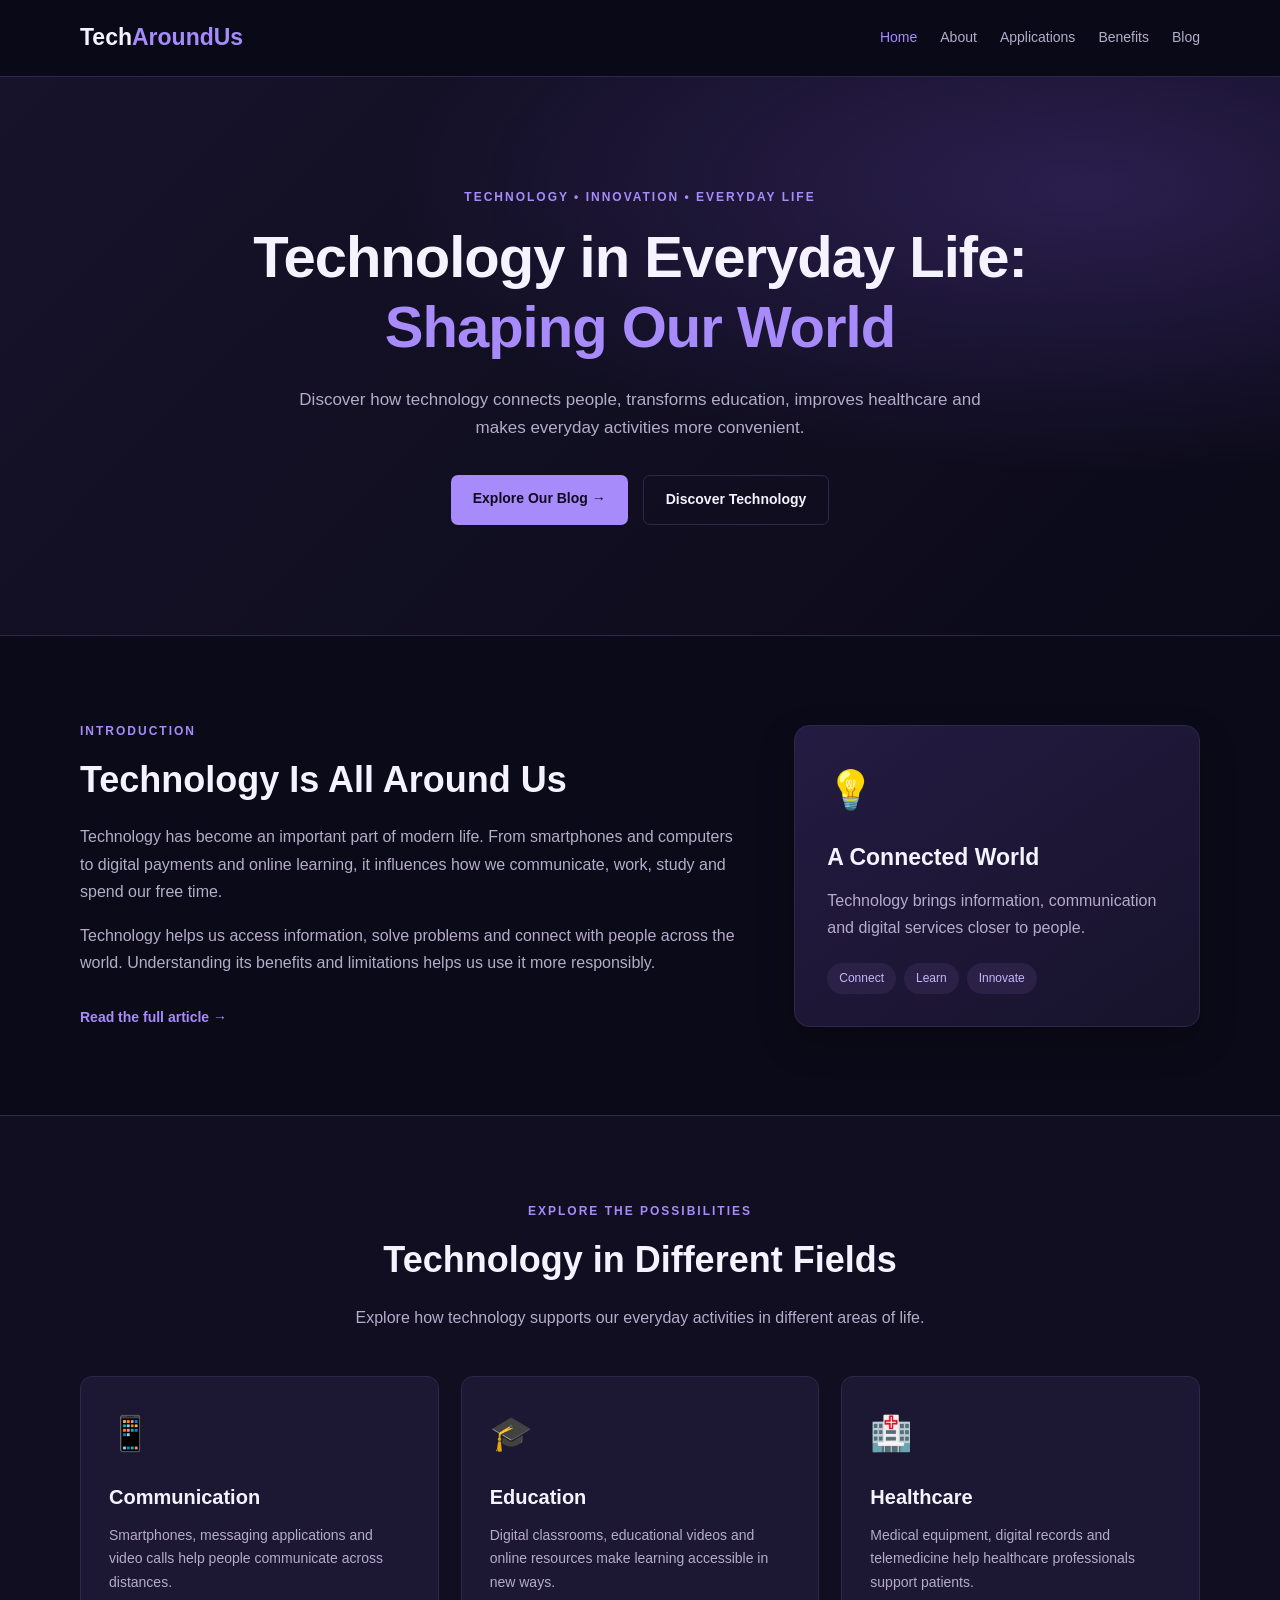
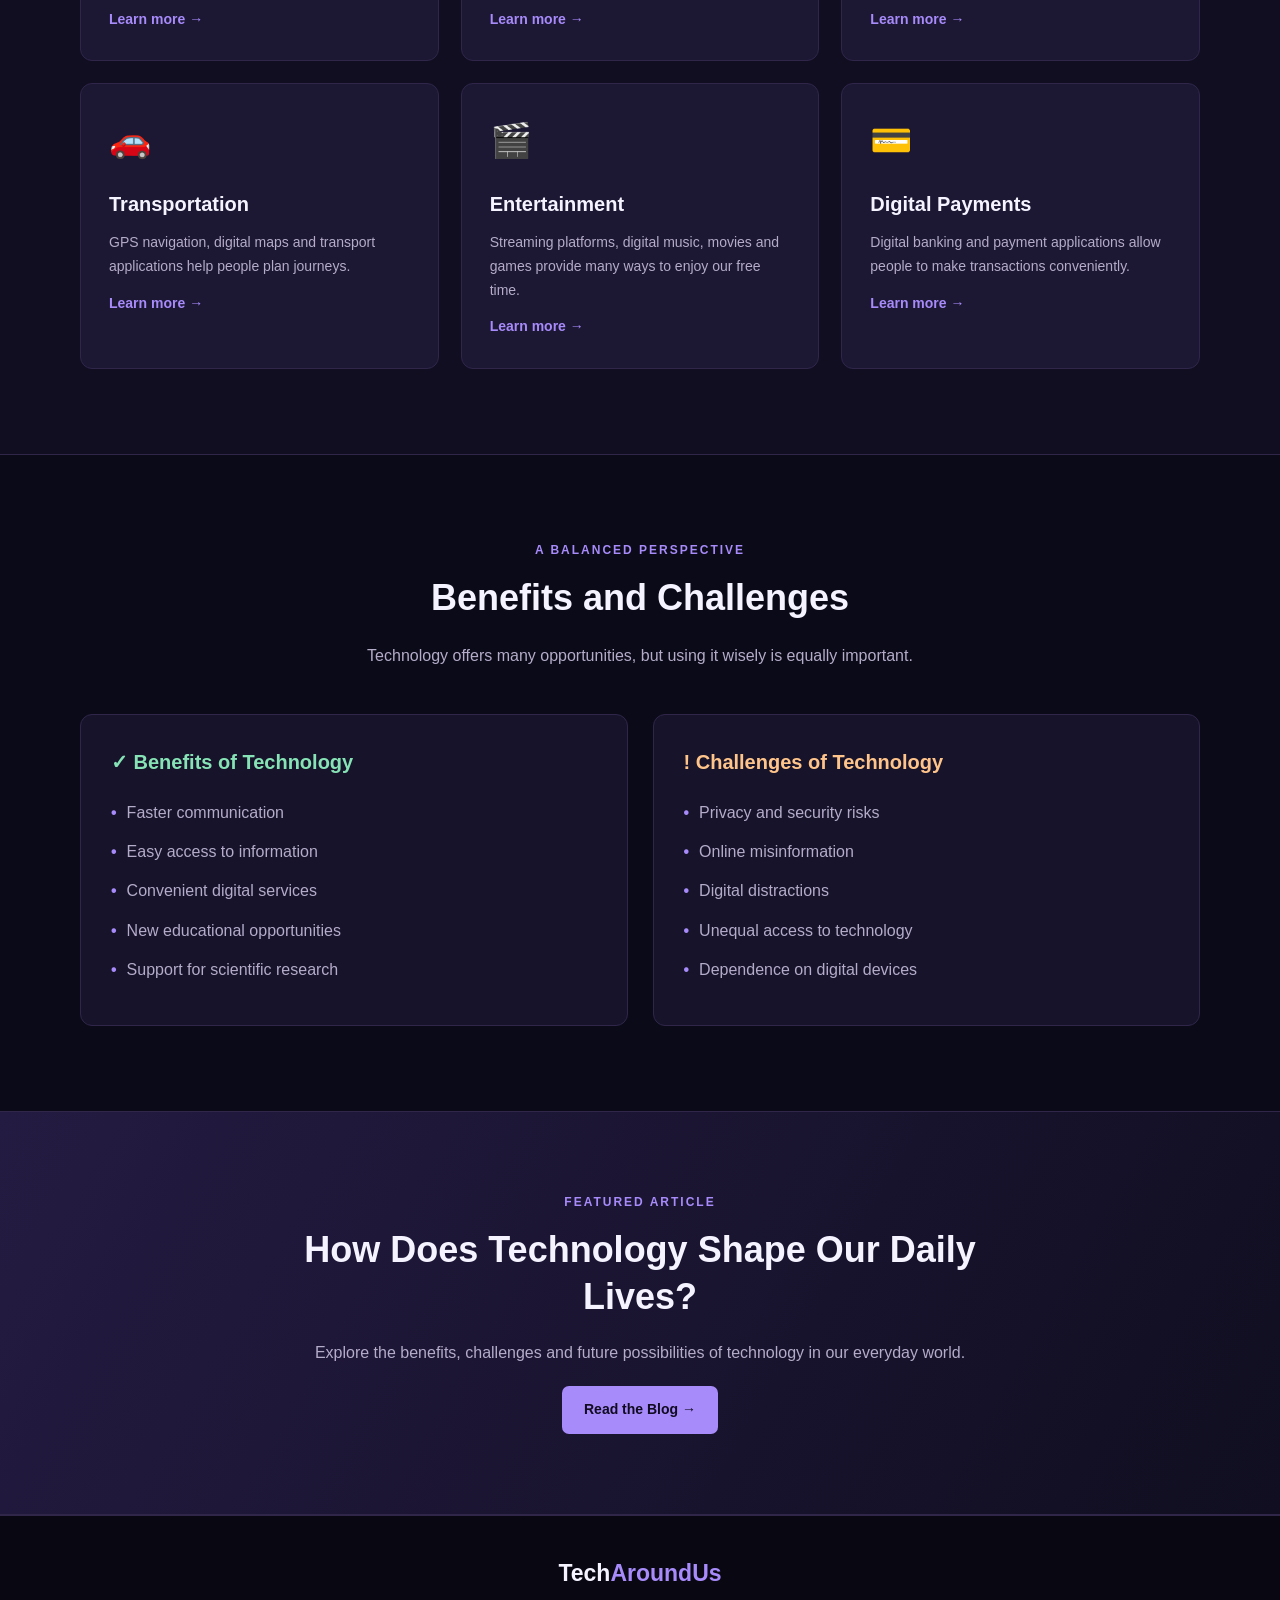
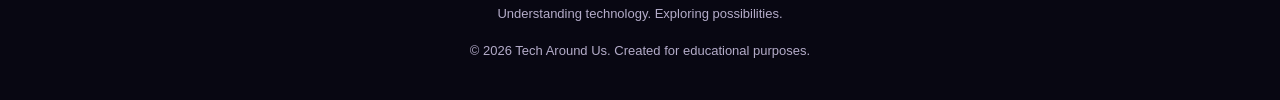
<file: index.html>
<!DOCTYPE html><html lang="en">
<head>
    <meta charset="UTF-8">
    <meta name="viewport" content="width=device-width, initial-scale=1.0"><meta name="description" content="Discover how technology influences communication, education, healthcare, transportation and everyday life.">

<title>Tech Around Us | Technology in Everyday Life</title>

<link rel="stylesheet" href="style.css">

</head><body><!-- Navigation -->
<header class="header">
    <div class="container navbar">

        <a href="index.html" class="logo">Tech<span>AroundUs</span></a>

        <nav>
            <a href="index.html" class="active">Home</a>
            <a href="#about">About</a>
            <a href="#applications">Applications</a>
            <a href="#advantages">Benefits</a>
            <a href="blog.html">Blog</a>
        </nav>

    </div>
</header>

<main>

    <!-- Hero Section -->
    <section class="hero">
        <div class="container hero-content">

            <p class="eyebrow">TECHNOLOGY • INNOVATION • EVERYDAY LIFE</p>

            <h1>
                Technology in Everyday Life:
                <span>Shaping Our World</span>
            </h1>

            <p class="hero-description">
                Discover how technology connects people, transforms
                education, improves healthcare and makes everyday
                activities more convenient.
            </p>

            <div class="hero-buttons">
                <a href="blog.html" class="btn btn-primary">
                    Explore Our Blog →
                </a>

                <a href="#applications" class="btn btn-secondary">
                    Discover Technology
                </a>
            </div>

        </div>
    </section>

    <!-- Introduction -->
    <section class="section" id="about">
        <div class="container intro-grid">

            <div>
                <p class="eyebrow">INTRODUCTION</p>

                <h2>Technology Is All Around Us</h2>

                <p>
                    Technology has become an important part of modern
                    life. From smartphones and computers to digital
                    payments and online learning, it influences how
                    we communicate, work, study and spend our free time.
                </p>

                <p>
                    Technology helps us access information, solve
                    problems and connect with people across the world.
                    Understanding its benefits and limitations helps
                    us use it more responsibly.
                </p>

                <a href="blog.html" class="text-link">
                    Read the full article →
                </a>
            </div>

            <div class="highlight-card">
                <div class="highlight-icon">💡</div>

                <h3>A Connected World</h3>

                <p>
                    Technology brings information, communication
                    and digital services closer to people.
                </p>

                <div class="mini-tags">
                    <span>Connect</span>
                    <span>Learn</span>
                    <span>Innovate</span>
                </div>
            </div>

        </div>
    </section>

    <!-- Applications -->
    <section class="section section-dark" id="applications">
        <div class="container">

            <div class="section-heading">
                <p class="eyebrow">EXPLORE THE POSSIBILITIES</p>

                <h2>Technology in Different Fields</h2>

                <p>
                    Explore how technology supports our everyday
                    activities in different areas of life.
                </p>
            </div>

            <div class="card-grid">

                <article class="topic-card">
                    <div class="card-icon">📱</div>

                    <h3>Communication</h3>

                    <p>
                        Smartphones, messaging applications and
                        video calls help people communicate
                        across distances.
                    </p>

                    <a href="blog.html#communication" class="text-link">
                        Learn more →
                    </a>
                </article>

                <article class="topic-card">
                    <div class="card-icon">🎓</div>

                    <h3>Education</h3>

                    <p>
                        Digital classrooms, educational videos
                        and online resources make learning
                        accessible in new ways.
                    </p>

                    <a href="blog.html#education" class="text-link">
                        Learn more →
                    </a>
                </article>

                <article class="topic-card">
                    <div class="card-icon">🏥</div>

                    <h3>Healthcare</h3>

                    <p>
                        Medical equipment, digital records and
                        telemedicine help healthcare professionals
                        support patients.
                    </p>

                    <a href="blog.html#healthcare" class="text-link">
                        Learn more →
                    </a>
                </article>

                <article class="topic-card">
                    <div class="card-icon">🚗</div>

                    <h3>Transportation</h3>

                    <p>
                        GPS navigation, digital maps and transport
                        applications help people plan journeys.
                    </p>

                    <a href="blog.html#transportation" class="text-link">
                        Learn more →
                    </a>
                </article>

                <article class="topic-card">
                    <div class="card-icon">🎬</div>

                    <h3>Entertainment</h3>

                    <p>
                        Streaming platforms, digital music,
                        movies and games provide many ways
                        to enjoy our free time.
                    </p>

                    <a href="blog.html#entertainment" class="text-link">
                        Learn more →
                    </a>
                </article>

                <article class="topic-card">
                    <div class="card-icon">💳</div>

                    <h3>Digital Payments</h3>

                    <p>
                        Digital banking and payment applications
                        allow people to make transactions
                        conveniently.
                    </p>

                    <a href="blog.html#payments" class="text-link">
                        Learn more →
                    </a>
                </article>

            </div>

        </div>
    </section>

    <!-- Benefits -->
    <section class="section" id="advantages">
        <div class="container">

            <div class="section-heading">
                <p class="eyebrow">A BALANCED PERSPECTIVE</p>

                <h2>Benefits and Challenges</h2>

                <p>
                    Technology offers many opportunities, but
                    using it wisely is equally important.
                </p>
            </div>

            <div class="pros-cons">

                <div class="info-box benefits">
                    <h3>✓ Benefits of Technology</h3>

                    <ul>
                        <li>Faster communication</li>
                        <li>Easy access to information</li>
                        <li>Convenient digital services</li>
                        <li>New educational opportunities</li>
                        <li>Support for scientific research</li>
                    </ul>
                </div>

                <div class="info-box challenges">
                    <h3>! Challenges of Technology</h3>

                    <ul>
                        <li>Privacy and security risks</li>
                        <li>Online misinformation</li>
                        <li>Digital distractions</li>
                        <li>Unequal access to technology</li>
                        <li>Dependence on digital devices</li>
                    </ul>
                </div>

            </div>

        </div>
    </section>

    <!-- Blog CTA -->
    <section class="blog-banner">
        <div class="container banner-content">

            <p class="eyebrow">FEATURED ARTICLE</p>

            <h2>How Does Technology Shape Our Daily Lives?</h2>

            <p>
                Explore the benefits, challenges and future
                possibilities of technology in our everyday world.
            </p>

            <a href="blog.html" class="btn btn-primary">
                Read the Blog →
            </a>

        </div>
    </section>

</main>

<!-- Footer -->
<footer class="footer">
    <div class="container footer-content">

        <a href="index.html" class="logo">
            Tech<span>AroundUs</span>
        </a>

        <p>
            Understanding technology. Exploring possibilities.
        </p>

        <p class="copyright">
            &copy; 2026 Tech Around Us. Created for educational purposes.
        </p>

    </div>
</footer>

</body>
</html>
</file>
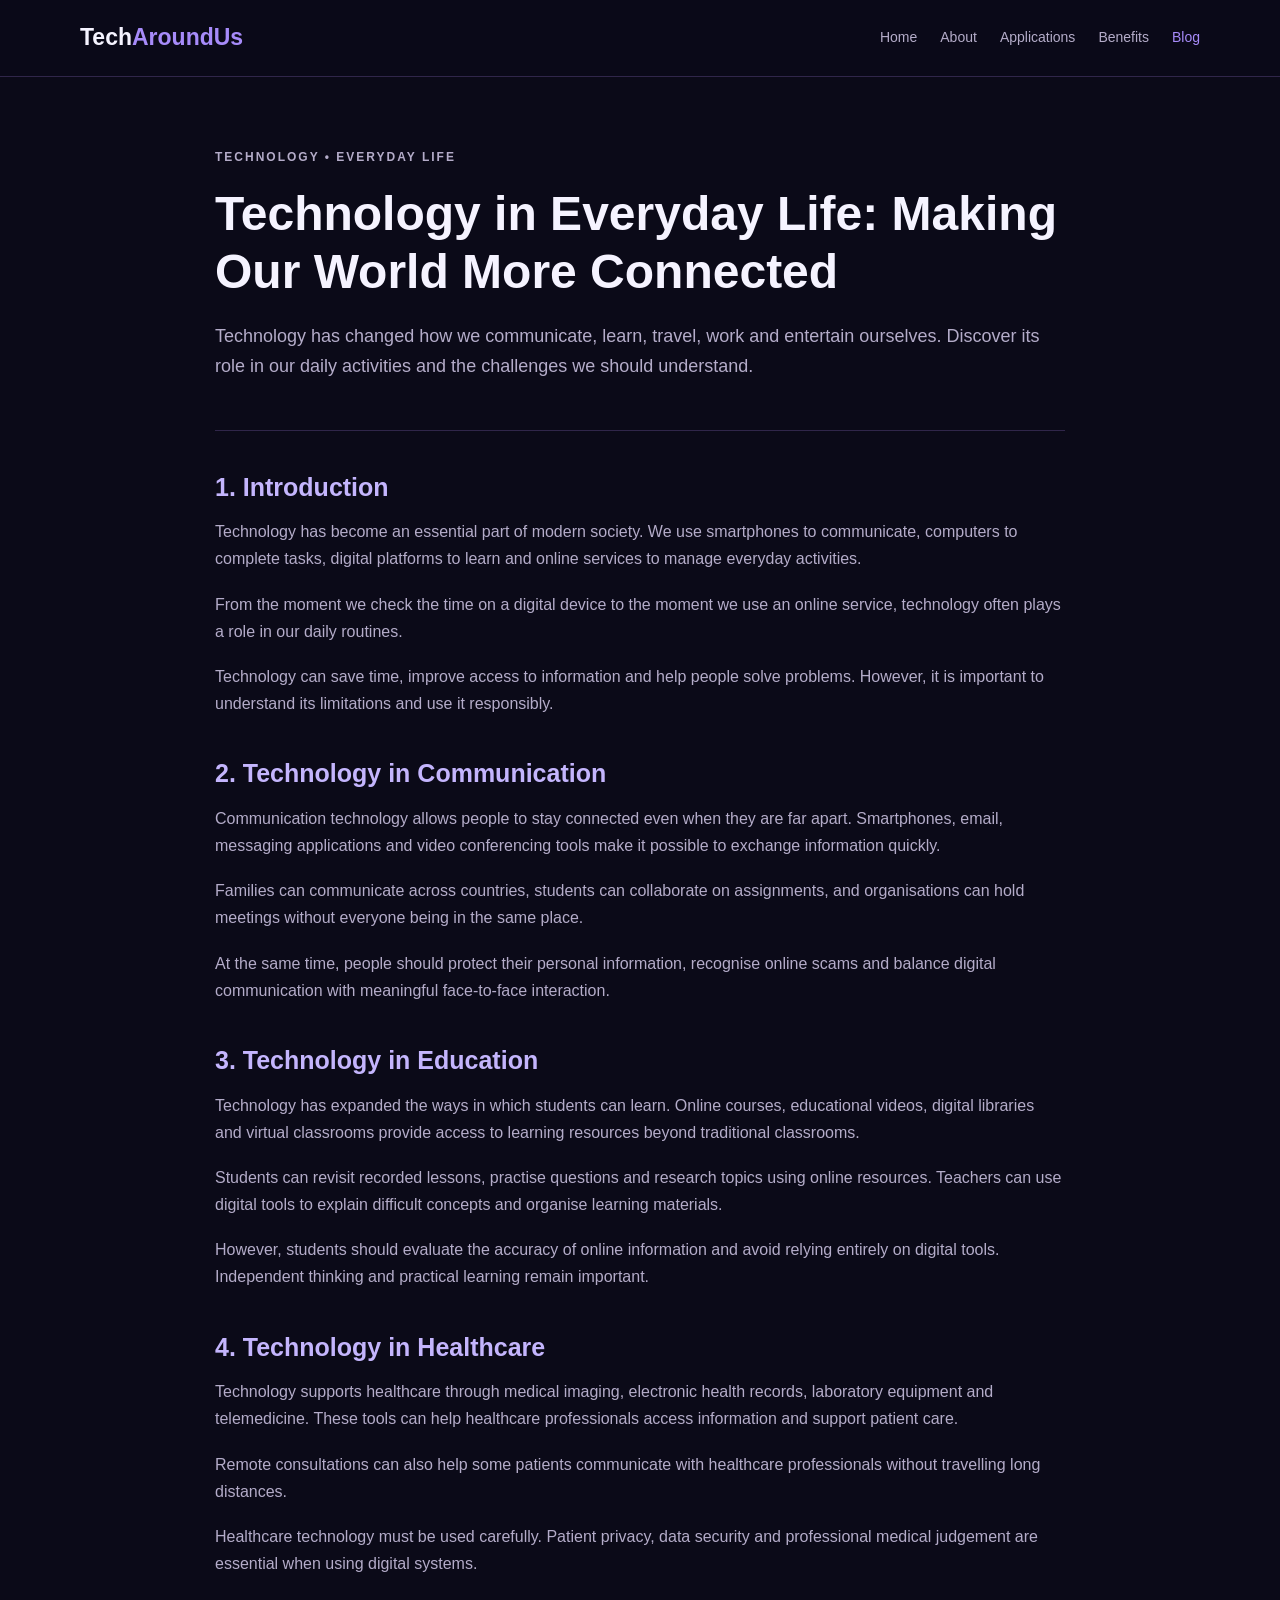
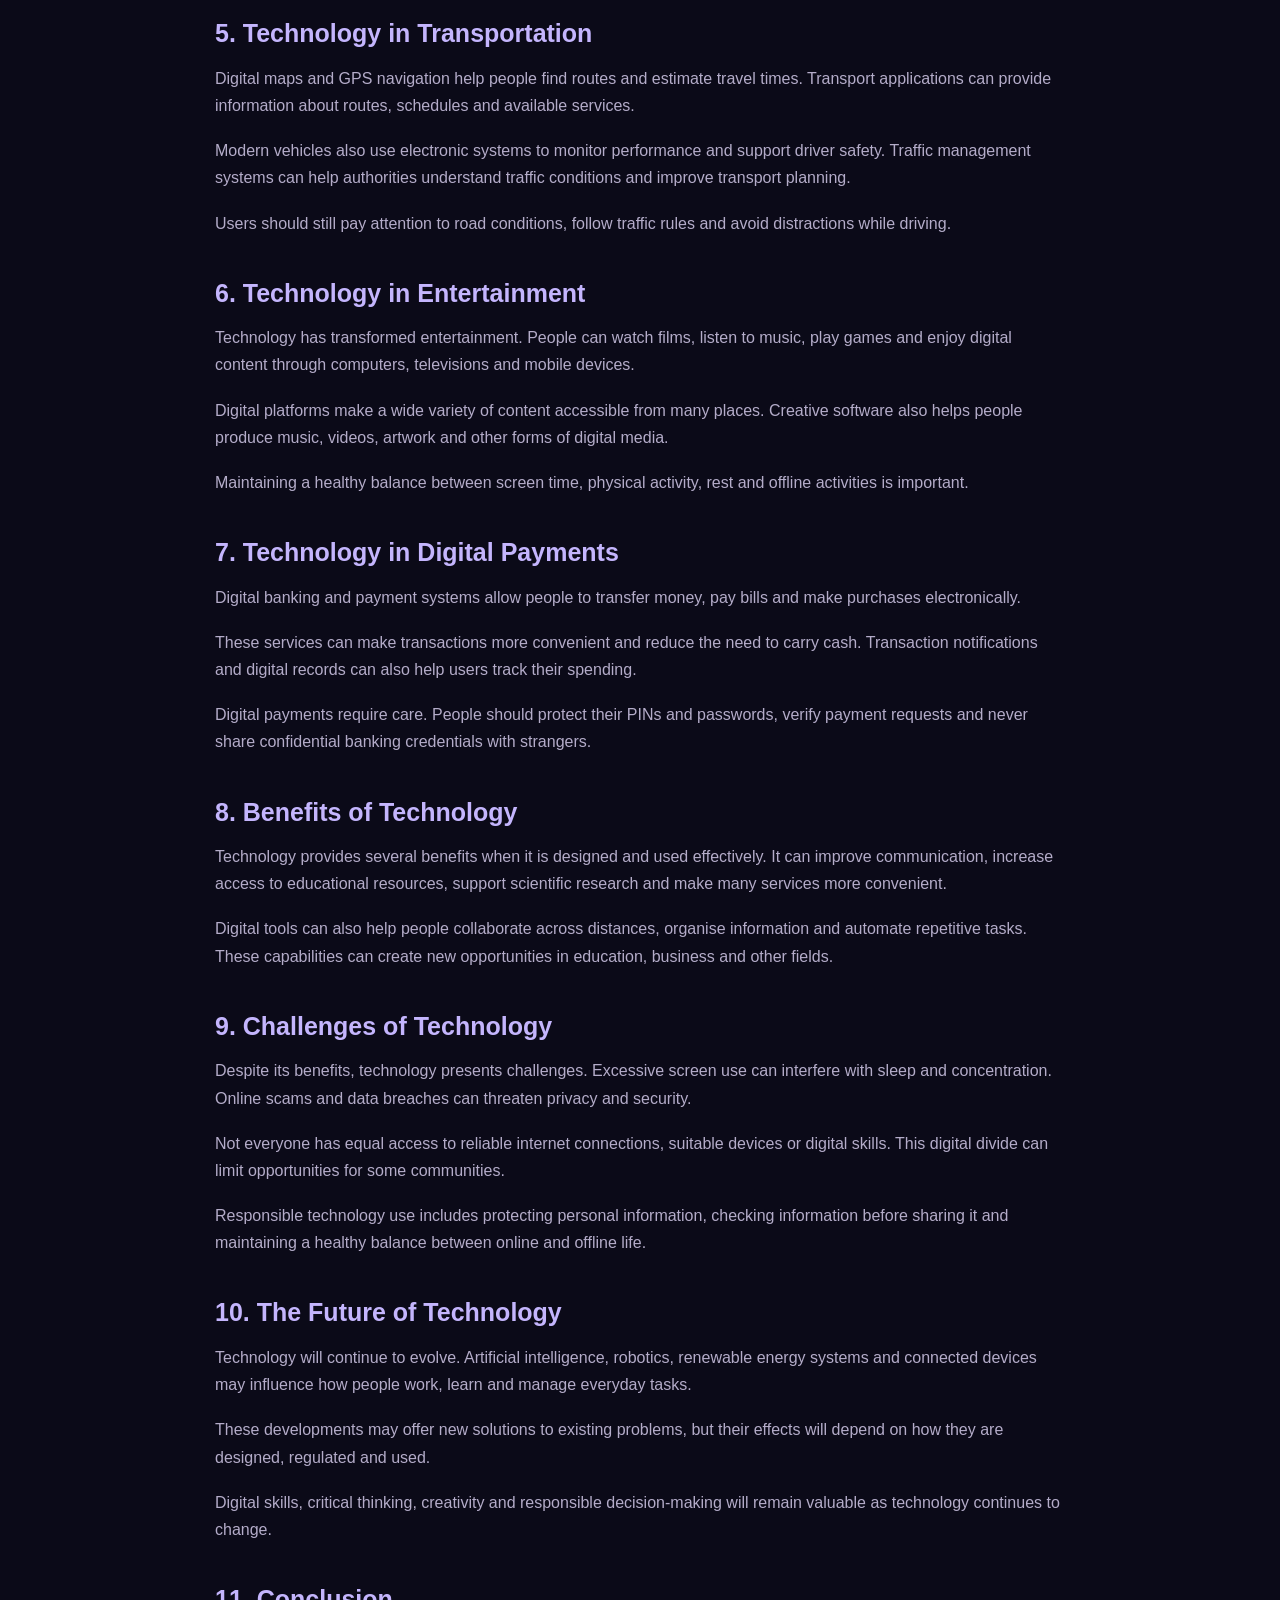
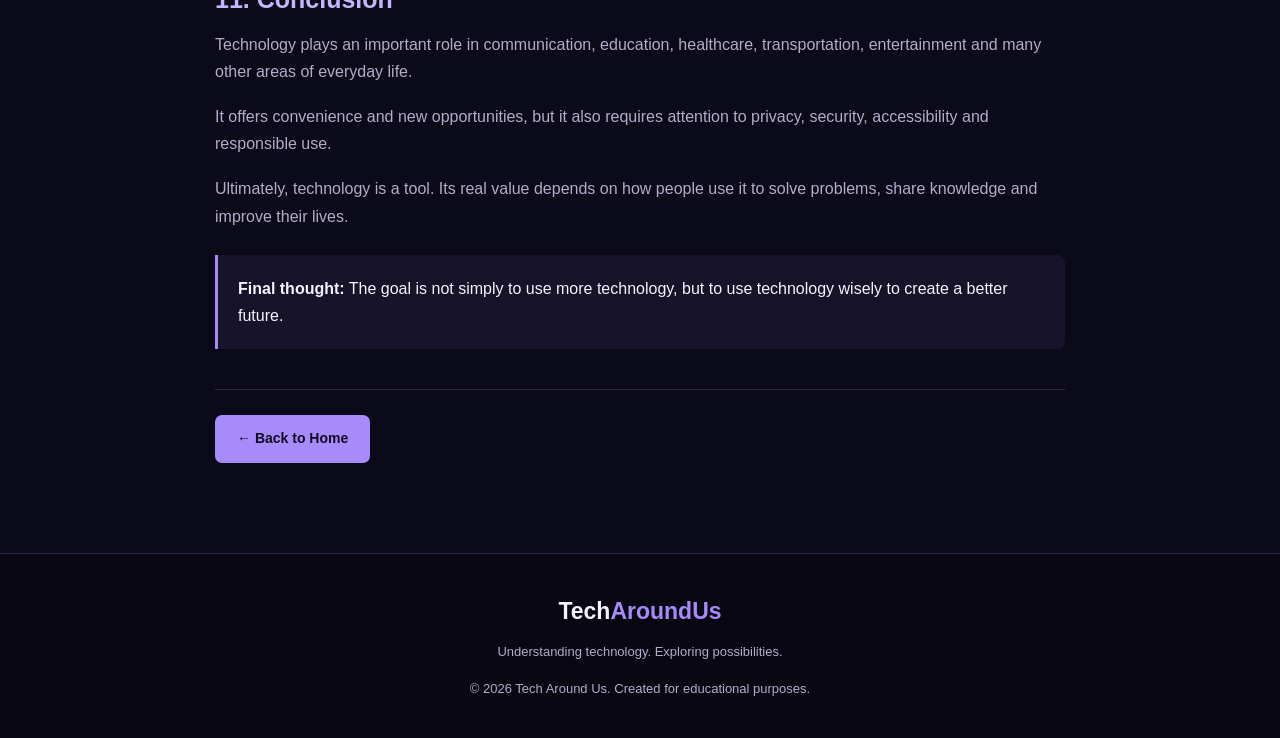
<file: blog.html>
<!DOCTYPE html><html lang="en">
<head>
    <meta charset="UTF-8">
    <meta name="viewport" content="width=device-width, initial-scale=1.0"><meta name="description" content="Learn how technology influences communication, education, healthcare, transportation, entertainment and daily life.">

<title>Technology in Everyday Life | Tech Around Us</title>

<link rel="stylesheet" href="style.css">

</head><body><!-- Navigation -->
<header class="header">
    <div class="container navbar">

        <a href="index.html" class="logo">
            Tech<span>AroundUs</span>
        </a>

        <nav>
            <a href="index.html">Home</a>
            <a href="index.html#about">About</a>
            <a href="index.html#applications">Applications</a>
            <a href="index.html#advantages">Benefits</a>
            <a href="blog.html" class="active">Blog</a>
        </nav>

    </div>
</header>

<main>

    <section class="article-wrapper">
        <div class="container">

            <article class="article">

                <!-- Article title -->
                <header class="article-header">

                    <p class="eyebrow">TECHNOLOGY • EVERYDAY LIFE</p>

                    <h1>
                        Technology in Everyday Life:
                        Making Our World More Connected
                    </h1>

                    <p class="lead">
                        Technology has changed how we communicate,
                        learn, travel, work and entertain ourselves.
                        Discover its role in our daily activities
                        and the challenges we should understand.
                    </p>

                </header>

                <!-- Introduction -->
                <section id="introduction">
                    <h2>1. Introduction</h2>

                    <p>
                        Technology has become an essential part of
                        modern society. We use smartphones to
                        communicate, computers to complete tasks,
                        digital platforms to learn and online
                        services to manage everyday activities.
                    </p>

                    <p>
                        From the moment we check the time on a
                        digital device to the moment we use an
                        online service, technology often plays a
                        role in our daily routines.
                    </p>

                    <p>
                        Technology can save time, improve access
                        to information and help people solve
                        problems. However, it is important to
                        understand its limitations and use it
                        responsibly.
                    </p>
                </section>

                <!-- Communication -->
                <section id="communication">
                    <h2>2. Technology in Communication</h2>

                    <p>
                        Communication technology allows people to
                        stay connected even when they are far apart.
                        Smartphones, email, messaging applications
                        and video conferencing tools make it
                        possible to exchange information quickly.
                    </p>

                    <p>
                        Families can communicate across countries,
                        students can collaborate on assignments,
                        and organisations can hold meetings
                        without everyone being in the same place.
                    </p>

                    <p>
                        At the same time, people should protect
                        their personal information, recognise
                        online scams and balance digital
                        communication with meaningful
                        face-to-face interaction.
                    </p>
                </section>

                <!-- Education -->
                <section id="education">
                    <h2>3. Technology in Education</h2>

                    <p>
                        Technology has expanded the ways in which
                        students can learn. Online courses,
                        educational videos, digital libraries
                        and virtual classrooms provide access
                        to learning resources beyond traditional
                        classrooms.
                    </p>

                    <p>
                        Students can revisit recorded lessons,
                        practise questions and research topics
                        using online resources. Teachers can use
                        digital tools to explain difficult
                        concepts and organise learning materials.
                    </p>

                    <p>
                        However, students should evaluate the
                        accuracy of online information and avoid
                        relying entirely on digital tools.
                        Independent thinking and practical
                        learning remain important.
                    </p>
                </section>

                <!-- Healthcare -->
                <section id="healthcare">
                    <h2>4. Technology in Healthcare</h2>

                    <p>
                        Technology supports healthcare through
                        medical imaging, electronic health records,
                        laboratory equipment and telemedicine.
                        These tools can help healthcare
                        professionals access information and
                        support patient care.
                    </p>

                    <p>
                        Remote consultations can also help some
                        patients communicate with healthcare
                        professionals without travelling long
                        distances.
                    </p>

                    <p>
                        Healthcare technology must be used
                        carefully. Patient privacy, data security
                        and professional medical judgement are
                        essential when using digital systems.
                    </p>
                </section>

                <!-- Transportation -->
                <section id="transportation">
                    <h2>5. Technology in Transportation</h2>

                    <p>
                        Digital maps and GPS navigation help
                        people find routes and estimate travel
                        times. Transport applications can provide
                        information about routes, schedules
                        and available services.
                    </p>

                    <p>
                        Modern vehicles also use electronic
                        systems to monitor performance and
                        support driver safety. Traffic
                        management systems can help authorities
                        understand traffic conditions and
                        improve transport planning.
                    </p>

                    <p>
                        Users should still pay attention to
                        road conditions, follow traffic rules
                        and avoid distractions while driving.
                    </p>
                </section>

                <!-- Entertainment -->
                <section id="entertainment">
                    <h2>6. Technology in Entertainment</h2>

                    <p>
                        Technology has transformed entertainment.
                        People can watch films, listen to music,
                        play games and enjoy digital content
                        through computers, televisions
                        and mobile devices.
                    </p>

                    <p>
                        Digital platforms make a wide variety
                        of content accessible from many places.
                        Creative software also helps people
                        produce music, videos, artwork and
                        other forms of digital media.
                    </p>

                    <p>
                        Maintaining a healthy balance between
                        screen time, physical activity, rest
                        and offline activities is important.
                    </p>
                </section>

                <!-- Digital payments -->
                <section id="payments">
                    <h2>7. Technology in Digital Payments</h2>

                    <p>
                        Digital banking and payment systems
                        allow people to transfer money,
                        pay bills and make purchases
                        electronically.
                    </p>

                    <p>
                        These services can make transactions
                        more convenient and reduce the need
                        to carry cash. Transaction notifications
                        and digital records can also help
                        users track their spending.
                    </p>

                    <p>
                        Digital payments require care.
                        People should protect their PINs and
                        passwords, verify payment requests
                        and never share confidential banking
                        credentials with strangers.
                    </p>
                </section>

                <!-- Benefits -->
                <section id="benefits">
                    <h2>8. Benefits of Technology</h2>

                    <p>
                        Technology provides several benefits
                        when it is designed and used effectively.
                        It can improve communication, increase
                        access to educational resources,
                        support scientific research and
                        make many services more convenient.
                    </p>

                    <p>
                        Digital tools can also help people
                        collaborate across distances, organise
                        information and automate repetitive tasks.
                        These capabilities can create new
                        opportunities in education, business
                        and other fields.
                    </p>
                </section>

                <!-- Challenges -->
                <section id="challenges">
                    <h2>9. Challenges of Technology</h2>

                    <p>
                        Despite its benefits, technology
                        presents challenges. Excessive screen
                        use can interfere with sleep and
                        concentration. Online scams and
                        data breaches can threaten privacy
                        and security.
                    </p>

                    <p>
                        Not everyone has equal access to
                        reliable internet connections,
                        suitable devices or digital skills.
                        This digital divide can limit
                        opportunities for some communities.
                    </p>

                    <p>
                        Responsible technology use includes
                        protecting personal information,
                        checking information before sharing
                        it and maintaining a healthy balance
                        between online and offline life.
                    </p>
                </section>

                <!-- Future -->
                <section id="future">
                    <h2>10. The Future of Technology</h2>

                    <p>
                        Technology will continue to evolve.
                        Artificial intelligence, robotics,
                        renewable energy systems and
                        connected devices may influence
                        how people work, learn and manage
                        everyday tasks.
                    </p>

                    <p>
                        These developments may offer new
                        solutions to existing problems,
                        but their effects will depend on
                        how they are designed, regulated
                        and used.
                    </p>

                    <p>
                        Digital skills, critical thinking,
                        creativity and responsible decision-making
                        will remain valuable as technology
                        continues to change.
                    </p>
                </section>

                <!-- Conclusion -->
                <section id="conclusion">
                    <h2>11. Conclusion</h2>

                    <p>
                        Technology plays an important role
                        in communication, education, healthcare,
                        transportation, entertainment and
                        many other areas of everyday life.
                    </p>

                    <p>
                        It offers convenience and new
                        opportunities, but it also requires
                        attention to privacy, security,
                        accessibility and responsible use.
                    </p>

                    <p>
                        Ultimately, technology is a tool.
                        Its real value depends on how people
                        use it to solve problems, share
                        knowledge and improve their lives.
                    </p>

                    <div class="article-note">
                        <strong>Final thought:</strong>
                        The goal is not simply to use more
                        technology, but to use technology
                        wisely to create a better future.
                    </div>

                </section>

                <!-- Back to homepage -->
                <div class="article-footer">
                    <a href="index.html" class="btn btn-primary">
                        ← Back to Home
                    </a>
                </div>

            </article>

        </div>
    </section>

</main>

<!-- Footer -->
<footer class="footer">
    <div class="container footer-content">

        <a href="index.html" class="logo">
            Tech<span>AroundUs</span>
        </a>

        <p>Understanding technology. Exploring possibilities.</p>

        <p class="copyright">
            &copy; 2026 Tech Around Us. Created for educational purposes.
        </p>

    </div>
</footer>

</body>
</html>
</file>
<file: style.css>
* {
  margin: 0;
  padding: 0;
  box-sizing: border-box;
}

:root {
  --background: #0B0A18;
  --surface: #17132B;
  --card: #1C1733;
  --blue: #A78BFA;
  --light-blue: #C4B5FD;
  --white: #F5F3FF;
  --muted: #B4ACC9;
  --border: #30264A;
}

/* General Styles */

html {
  scroll-behavior: smooth;
  scroll-padding-top: 90px;
}

body {
  font-family: Arial, Helvetica, sans-serif;
  background: var(--background);
  color: var(--white);
  line-height: 1.7;
}

a {
  color: inherit;
}

.container {
  width: min(1120px, 90%);
  margin: 0 auto;
}

/* Navigation */

.header {
  background: rgba(11, 10, 24, 0.96);
  border-bottom: 1px solid var(--border);
  position: sticky;
  top: 0;
  z-index: 100;
}

.navbar {
  min-height: 76px;
  display: flex;
  justify-content: space-between;
  align-items: center;
  gap: 24px;
}

.logo {
  color: var(--white);
  font-size: 23px;
  font-weight: 800;
  text-decoration: none;
  white-space: nowrap;
}

.logo span {
  color: var(--blue);
}

nav {
  display: flex;
  flex-wrap: wrap;
  justify-content: flex-end;
  gap: 23px;
}

nav a {
  color: var(--muted);
  text-decoration: none;
  font-size: 14px;
  transition: color 0.2s ease;
}

nav a:hover,
nav a.active {
  color: var(--blue);
}

/* Hero Section */

.hero {
  padding: 110px 0;
  background:
    radial-gradient(
      ellipse at 85% 20%,
      rgba(139, 92, 246, 0.22),
      transparent 45%
    ),
    linear-gradient(135deg, #17132B, #0B0A18);
  border-bottom: 1px solid var(--border);
}

.hero-content {
  max-width: 850px;
  text-align: center;
  margin: 0 auto;
}

.eyebrow {
  color: var(--blue);
  font-size: 12px;
  font-weight: 700;
  letter-spacing: 2px;
  margin-bottom: 15px;
}

.hero h1 {
  font-size: clamp(35px, 5vw, 58px);
  line-height: 1.2;
  margin-bottom: 24px;
  letter-spacing: -1px;
}

.hero h1 span {
  display: block;
  color: var(--blue);
}

.hero-description {
  color: var(--muted);
  max-width: 700px;
  margin: 0 auto;
  font-size: 17px;
}

.hero-buttons {
  display: flex;
  justify-content: center;
  flex-wrap: wrap;
  gap: 15px;
  margin-top: 32px;
}

/* Buttons */

.btn {
  display: inline-block;
  padding: 12px 22px;
  border-radius: 7px;
  font-size: 14px;
  font-weight: 700;
  text-decoration: none;
  transition:
    transform 0.2s ease,
    background 0.2s ease,
    border-color 0.2s ease;
}

.btn:hover {
  transform: translateY(-2px);
}

.btn-primary {
  background: var(--blue);
  color: #100B20;
}

.btn-primary:hover {
  background: var(--light-blue);
}

.btn-secondary {
  border: 1px solid var(--border);
  color: var(--white);
  background: transparent;
}

.btn-secondary:hover {
  background: var(--surface);
  border-color: var(--blue);
}

/* General Sections */

.section {
  padding: 85px 0;
}

.section-dark {
  background: #100E20;
  border-top: 1px solid var(--border);
  border-bottom: 1px solid var(--border);
}

section h2 {
  font-size: clamp(27px, 4vw, 36px);
  line-height: 1.3;
  margin-bottom: 20px;
}

section p {
  color: var(--muted);
}

/* Introduction */

.intro-grid {
  display: grid;
  grid-template-columns: 1.3fr 0.8fr;
  gap: 55px;
  align-items: center;
}

.intro-grid h2 {
  max-width: 500px;
}

.intro-grid p:not(.eyebrow) {
  margin-bottom: 17px;
}

.highlight-card {
  padding: 32px;
  border-radius: 15px;
  background: linear-gradient(145deg, #241B42, #17132B);
  border: 1px solid var(--border);
  box-shadow: 0 15px 35px rgba(0, 0, 0, 0.25);
}

.highlight-icon {
  font-size: 38px;
  margin-bottom: 15px;
}

.highlight-card h3 {
  font-size: 23px;
  margin-bottom: 10px;
}

.mini-tags {
  display: flex;
  flex-wrap: wrap;
  gap: 8px;
  margin-top: 22px;
}

.mini-tags span {
  padding: 5px 12px;
  border-radius: 20px;
  color: var(--light-blue);
  background: #2B2147;
  font-size: 12px;
}

/* Text Links */

.text-link {
  display: inline-block;
  color: var(--blue);
  font-size: 14px;
  font-weight: 700;
  text-decoration: none;
  margin-top: 13px;
  transition: color 0.2s ease;
}

.text-link:hover {
  color: var(--light-blue);
}

/* Section Headings */

.section-heading {
  text-align: center;
  max-width: 720px;
  margin: 0 auto 45px;
}

.section-heading > p:last-child {
  max-width: 600px;
  margin: 0 auto;
}

/* Application Cards */

.card-grid {
  display: grid;
  grid-template-columns: repeat(3, minmax(0, 1fr));
  gap: 22px;
}

.topic-card {
  background: var(--card);
  border: 1px solid var(--border);
  border-radius: 12px;
  padding: 28px;
  transition:
    transform 0.25s ease,
    border-color 0.25s ease,
    box-shadow 0.25s ease;
}

.topic-card:hover {
  transform: translateY(-5px);
  border-color: var(--blue);
  box-shadow: 0 12px 30px rgba(139, 92, 246, 0.10);
}

.card-icon {
  font-size: 34px;
  margin-bottom: 17px;
}

.topic-card h3 {
  font-size: 20px;
  margin-bottom: 10px;
}

.topic-card p {
  font-size: 14px;
}

/* Benefits and Challenges */

.pros-cons {
  display: grid;
  grid-template-columns: repeat(2, minmax(0, 1fr));
  gap: 25px;
}

.info-box {
  padding: 30px;
  border: 1px solid var(--border);
  border-radius: 12px;
  background: var(--surface);
}

.info-box h3 {
  margin-bottom: 20px;
  font-size: 20px;
}

.benefits h3 {
  color: #86E3B5;
}

.challenges h3 {
  color: #FFC48A;
}

.info-box ul {
  list-style: none;
}

.info-box li {
  color: var(--muted);
  margin-bottom: 12px;
}

.info-box li::before {
  content: "•";
  color: var(--blue);
  font-weight: bold;
  margin-right: 10px;
}

/* Blog Banner */

.blog-banner {
  padding: 80px 0;
  text-align: center;
  background: linear-gradient(120deg, #241B42, #100E20);
  border-top: 1px solid var(--border);
  border-bottom: 1px solid var(--border);
}

.banner-content {
  max-width: 760px;
  margin: 0 auto;
}

.banner-content h2 {
  margin-bottom: 18px;
}

.banner-content p:not(.eyebrow) {
  margin-bottom: 20px;
}

/* Blog Article */

.article-wrapper {
  padding: 70px 0 90px;
}

.article {
  max-width: 850px;
  margin: 0 auto;
}

.article-header {
  margin-bottom: 35px;
  padding-bottom: 30px;
  border-bottom: 1px solid var(--border);
}

.article-header h1 {
  font-size: clamp(32px, 5vw, 48px);
  line-height: 1.2;
  margin-bottom: 20px;
}

.article-header .lead {
  font-size: 18px;
  color: var(--muted);
}

.article h2 {
  color: var(--light-blue);
  font-size: 25px;
  margin: 40px 0 15px;
  scroll-margin-top: 100px;
}

.article p {
  color: var(--muted);
  margin-bottom: 18px;
}

.article .article-note {
  background: var(--surface);
  border-left: 3px solid var(--blue);
  padding: 20px;
  margin: 25px 0;
  border-radius: 0 8px 8px 0;
}

.article-footer {
  border-top: 1px solid var(--border);
  margin-top: 40px;
  padding-top: 25px;
}

/* Footer */

.footer {
  padding: 38px 0;
  background: #080712;
  border-top: 1px solid var(--border);
  text-align: center;
}

.footer-content .logo {
  display: inline-block;
  margin-bottom: 10px;
}

.footer p {
  color: var(--muted);
  font-size: 13px;
}

.copyright {
  margin-top: 15px;
}

/* Focus Accessibility */

a:focus-visible {
  outline: 2px solid var(--light-blue);
  outline-offset: 4px;
}

/* Responsive Design: Tablets */

@media (max-width: 850px) {
  .navbar {
    padding: 17px 0;
    flex-direction: column;
    gap: 12px;
  }

  nav {
    justify-content: center;
    gap: 12px 18px;
  }

  .intro-grid {
    grid-template-columns: 1fr;
    gap: 30px;
  }

  .card-grid {
    grid-template-columns: repeat(2, minmax(0, 1fr));
  }
}

/* Responsive Design: Mobile */

@media (max-width: 550px) {
  .container {
    width: 92%;
  }

  .hero {
    padding: 75px 0;
  }

  .hero-description {
    font-size: 15px;
  }

  .hero-buttons {
    flex-direction: column;
    align-items: stretch;
  }

  .hero-buttons .btn {
    text-align: center;
  }

  .section {
    padding: 60px 0;
  }

  .card-grid,
  .pros-cons {
    grid-template-columns: 1fr;
  }

  .topic-card,
  .info-box,
  .highlight-card {
    padding: 23px;
  }

  .article-wrapper {
    padding: 45px 0 60px;
  }

  .article-header h1 {
    font-size: 32px;
  }
}

/* Reduced Motion Accessibility */

@media (prefers-reduced-motion: reduce) {
  html {
    scroll-behavior: auto;
  }

  *,
  *::before,
  *::after {
    transition-duration: 0.01ms !important;
    animation-duration: 0.01ms !important;
    animation-iteration-count: 1 !important;
  }
}
</file>
